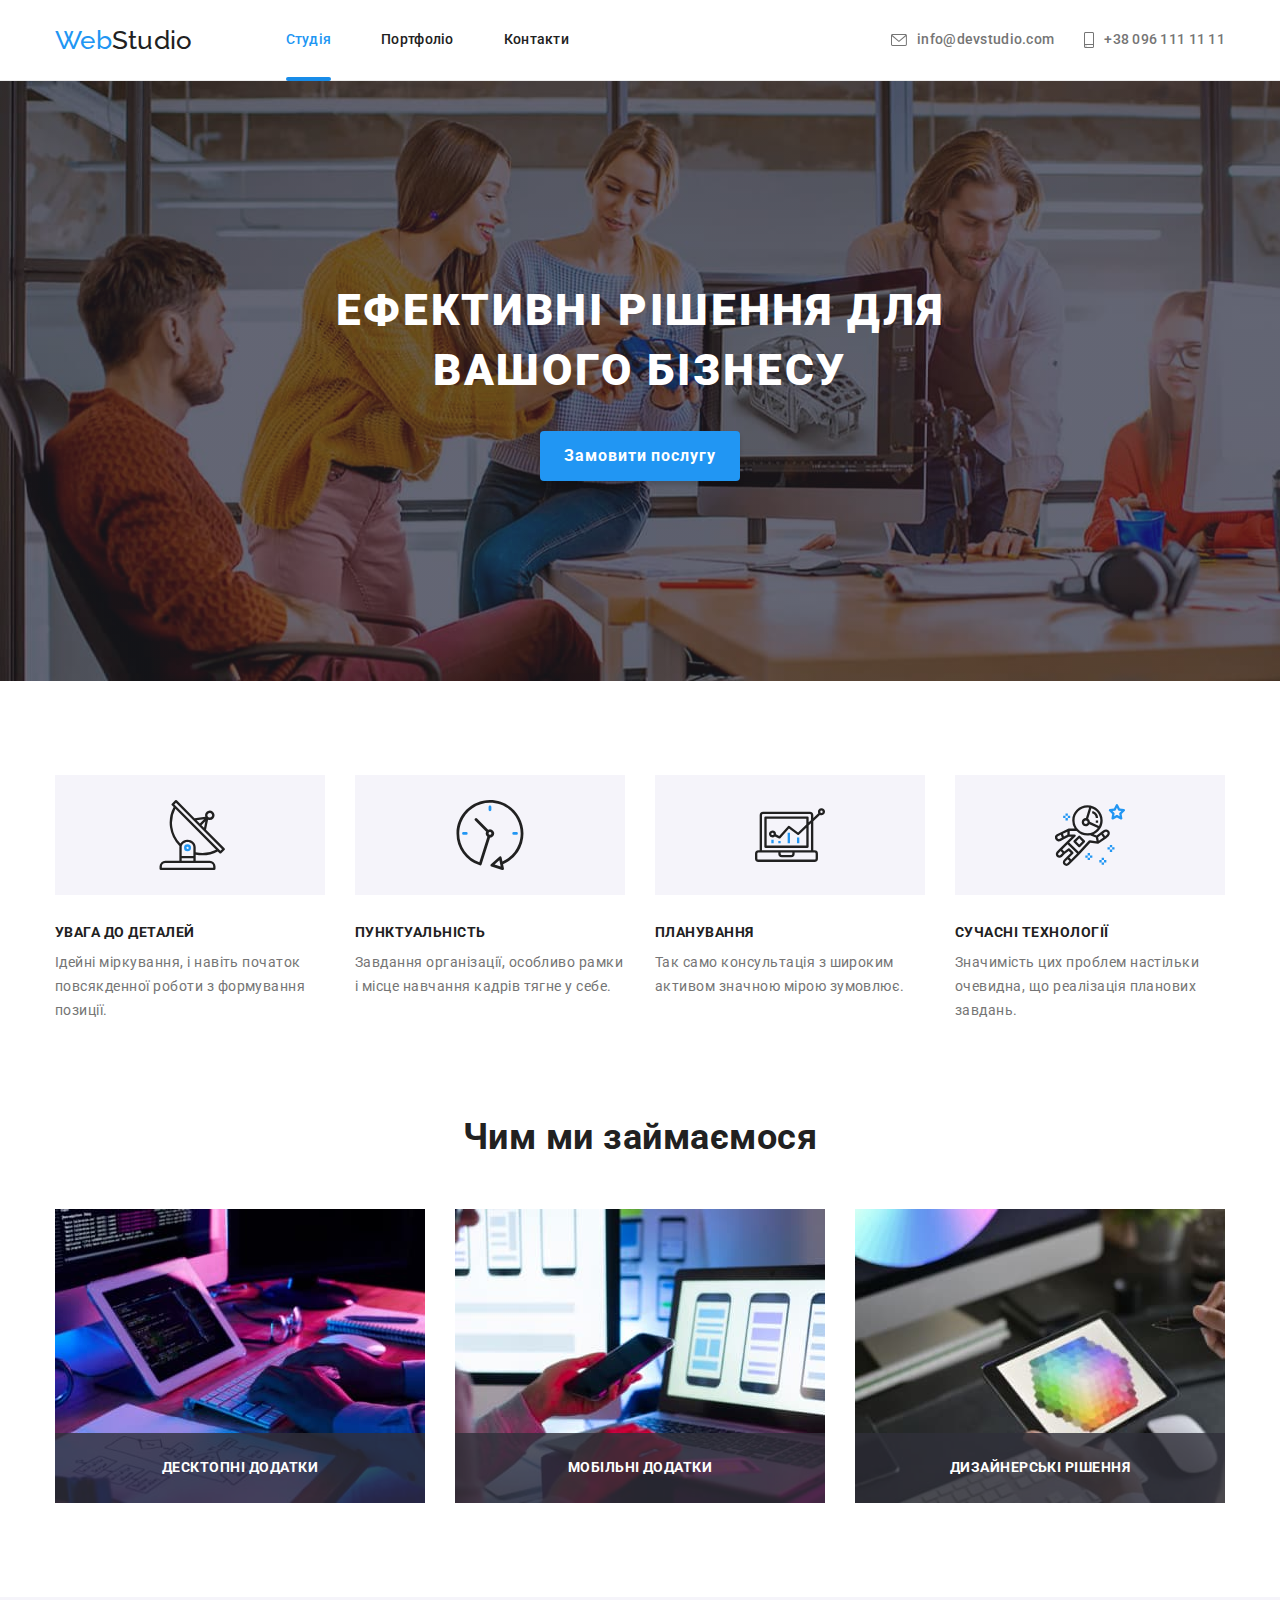
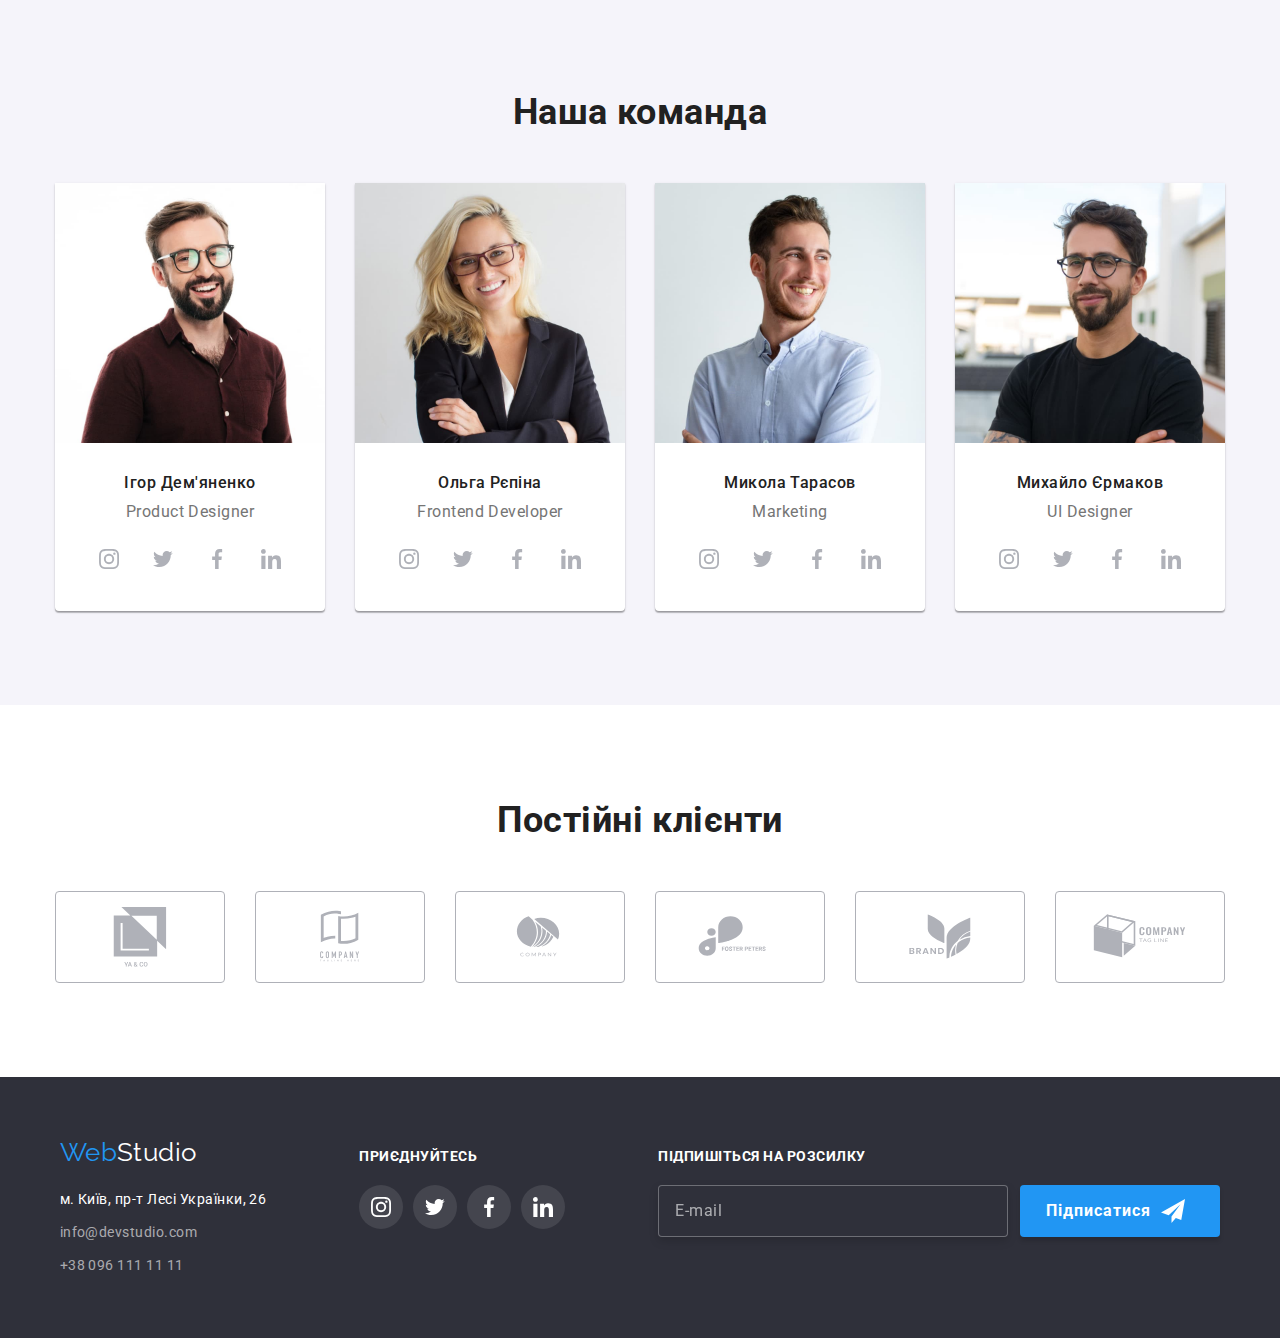
<file: index.html>
<!DOCTYPE html>
<html lang="uk">
  <head>
    <meta charset="UTF-8" />
    <meta http-equiv="X-UA-Compatible" content="IE=edge" />
    <meta name="viewport" content="width=device-width, initial-scale=1.0" />
    <title>WebStudio</title>
    <link rel="preconnect" href="https://fonts.googleapis.com">
    <link rel="preconnect" href="https://fonts.gstatic.com" crossorigin>
    <link
      href="https://fonts.googleapis.com/css2?family=Raleway:wght@700&family=Roboto:wght@400;500;700;900&display=swap"
      rel="stylesheet"
    />
    <link rel="stylesheet" href="https://cdnjs.cloudflare.com/ajax/libs/modern-normalize/1.1.0/modern-normalize.min.css">
    <link rel="stylesheet" href="./css/main.min.css" />
  </head>
  <body>
    <header class="page-header">
      <div class="page-header__box container">

        <div class="page-header__warps">
          <nav class="page-navigation"  >
            <a href="./index.html" class="logo">
              <span class="web-logo">Web</span>Studio
            </a>
            <ul class="navigation list">
              <li class="navigation__item"><a href="./index.html" class="navigation__link activ current--page">Студія</a></li>
              <li class="navigation__item"><a href="./portfolio.html" class="navigation__link activ">Портфоліо</a></li>
              <li class="navigation__item"><a href="" class="navigation__link activ">Контакти</a></li>
            </ul>
          </nav>
          <ul class="contact list">
            <li class="contact__item">
              <a href="mailto:info@devstudio.com" class="contact__link contact__icon--black activ">
                <svg class="contact__icon" width="16" height="12">
                  <use href="./images/icons.svg#icon-envelope"  ></use>
                </svg>
                info@devstudio.com
              </a></li>
            <li class="contact__item"><a href="tel:+380961111111" class="contact__link contact__icon--black activ">
                <svg class="contact__icon" width="10" height="16">
                  <use href="./images/icons.svg#icon-smartphone"></use>
                </svg>
              +38 096 111 11 11
            </a></li>
          </ul>
        </div>
        <button type="button" class="mobile-menu-btn js-open-menu" aria-expanded="false">
          <svg width="40" height="40">
            <use href="./images/icons.svg#icon-burger-menu"  ></use>
          </svg>  
        </button>
      </div>
      <div class="mobile-menu js-menu-container">
        <div class="container mobile-menu__container">
            <button type="button" class="mobile-menu-btn js-close-menu">
                <svg width="18" height="18">
                    <use href="./images/icons.svg#icon-close"></use>
                </svg>
            </button>
            <ul class="mobile-navigation list">
                <li class="mobile-navigation__item">
                    <a class="mobile-navigation__link activ" href="./index.html">Студія</a>
                </li>
                <li class="mobile-navigation__item">
                    <a class="mobile-navigation__link activ" href="./portfolio.html">Портфоліо</a>
                </li>
                <li class="mobile-navigation__item">
                    <a class="mobile-navigation__link activ" href="#">Контакти</a>
                </li>
            </ul>
            <div>
              <ul class="mobile-contacts list">
                <li class="mobile-contacts__item">
                    <a class="mobile-contacts__link activ" href="tel:+380961111111">+38 096 111 11 11</a>
                </li>
                <li class="mobile-contacts__item">
                    <a class="mobile-contacts__link activ" href="mailto:info@devstudio.com" lang="en">info@devstudio.com</a>
                </li>
            </ul>
            <ul class="mobile-social list">
                <li class="mobile-social__item">
                    <a class="mobile-social__link activ" href="#" lang="en">Instagram</a>
                </li>
                <li class="mobile-social__item">
                    <a class="mobile-social__link activ" href="#" lang="en">Twitter</a>
                </li>
                <li class="mobile-social__item">
                    <a class="mobile-social__link activ" href="#" lang="en">Facebook</a>
                </li>
                <li class="mobile-social__item">
                    <a class="mobile-social__link activ" href="#" lang="en">Linkedin</a>
                </li>
            </ul>
            </div>
        </div>
      </div>
    </header>

    <main>
      <section class="section hero">
        <div class="container">
          <h1 class="hero__title">Ефективні рішення для вашого бізнесу</h1>
          <button type="button" class="button-sub" data-modal-open>Замовити послугу</button>
        </div>
      </section>
      <!-- переваги -->
      <section class="section section--feature">
        <div class="container">
          <h2 class="visually-hidden">особливості</h2>
          <ul class="feature list">
            <li class="feature__item">
              <div class="feature__wrap">
                <svg aria-label="антена" class="feature-icon" width="70" height="70">
                  <use href="./images/icons.svg#icon-gps"></use>
                </svg>
              </div>
              <h3 class="feature__title">УВАГА ДО ДЕТАЛЕЙ</h3>
              <p class="feature__page">
                Ідейні міркування, і навіть початок повсякденної роботи з
                формування позиції.
              </p>
            </li>
            <li class="feature__item">
              <div class="feature__wrap">
                <svg aria-label="годинник" class="feature-icon" width="70" height="70">
                  <use href="./images/icons.svg#icon-clock"></use>
                </svg>
              </div>
              <h3 class="feature__title">ПУНКТУАЛЬНІСТЬ</h3>
              <p class="feature__page">
                Завдання організації, особливо рамки і місце навчання кадрів тягне
                у себе.
              </p>
            </li>
            <li class="feature__item">
              <div class="feature__wrap">
                <svg aria-label="ноутбук" class="feature-icon" width="70" height="70">
                  <use href="./images/icons.svg#icon-diagram"></use>
                </svg>
              </div>
              <h3 class="feature__title">ПЛАНУВАННЯ</h3>
              <p class="feature__page">
                Так само консультація з широким активом значною мірою зумовлює.
              </p>
            </li>
            <li class="feature__item">
              <div class="feature__wrap">
                <svg aria-label="астронавт" class="feature-icon" width="70" height="70">
                  <use href="./images/icons.svg#icon-astronaut"></use>
                </svg>
              </div>
              <h3 class="feature__title">СУЧАСНІ ТЕХНОЛОГІЇ</h3>
              <p class="feature__page">
                Значимість цих проблем настільки очевидна, що реалізація планових
                завдань.
              </p>
            </li>
          </ul>
        </div>
      </section>
      <!-- чим ми займаємося -->
      <section class="section section_work">
        <div class="container">
          <h2 class="section__title">Чим ми займаємося</h2>
          <ul class="work list">
            <li class="work__item">
              <div class="work__wrap">
                <img 
                  srcset="./images/index/what-we-do/person-is-typing-desktop@2x.jpg 2x" 
                  src="./images/index/what-we-do/person-is-typing-desktop.jpg" 
                  alt="людина друкує на комп'ютері" 
                >
                <h3 class="work__text">Десктопні додатки</h3>
              </div>
            </li>
            <li class="work__item">
              <div class="work__wrap">
                <img 
                  srcset="./images/index/what-we-do/man-looks-at-the-phone-desktop@2x.jpg 2x" 
                  src="./images/index/what-we-do/man-looks-at-the-phone-desktop.jpg" 
                  alt="людина дивиться в телефон" 
                >
                <h3 class="work__text">Мобільні додатки</h3>
              </div>
            </li>
            <li class="work__item">
              <div class="work__wrap">
                <img 
                  srcset="./images/index/what-we-do/man-looks-at-a-tablet-desktop@2x.jpg 2x" 
                  src="./images/index/what-we-do/man-looks-at-a-tablet-desktop.jpg" 
                  alt="людина дивиться на планшет" 
                >
                <h3 class="work__text">Дизайнерські рішення</h3>
              </div>
            </li>
          </ul>    
        </div>
      </section>
      <!-- команда -->
      <section class="section sec-team">
          <div class="container">
            <h2 class="section__title">Наша команда</h2>
            <ul class="team list">
              <li class="team__list">
                <picture>
                    <source 
                        srcset="./images/index/team/photo-of-person1-desktop.jpg 1x, ./images/index/team/photo-of-person1-desktop@2x.jpg 2x" 
                        media="(min-width: 1200px)">
                    <source 
                        srcset="./images/index/team/photo-of-person1-tablet.jpg 1x, ./images/index/team/photo-of-person1-tablet@2x.jpg 2x" 
                        media="(min-width: 768px)">
                    <source
                        srcset="./images/index/team/photo-of-person1-mobile.jpg 1x, ./images/index/team/photo-of-person1-mobile@2x.jpg 2x"
                        media="(max-width: 767px)">
                    <img class="our-team__photo-teammate" src="./images/index/team/photo-of-person1-desktop.jpg" alt="Ігор Дем'яненко">
                </picture>
                <div class="team__wrap">
                  <h3 class="team__title">Ігор Дем'яненко</h3>
                  <p class="team__page">Product Designer</p>                
                <ul class="social list">
                  <li>
                    <a href="" class="social__link">
                      <svg aria-label="інстаграм" class="social-icon" width="20" height="20">
                        <use href="./images/icons.svg#icon-instagram"></use>
                      </svg>
                    </a>
                  </li>
                  <li>
                    <a href="" class="social__link">
                      <svg aria-label="твітер" class="social-icon" width="20" height="20">
                        <use href="./images/icons.svg#icon-twitter"></use>
                      </svg>
                    </a>
                  </li>
                  <li>
                    <a href="" class="social__link">
                      <svg aria-label="фейсбук" class="social-icon" width="20" height="20">
                        <use href="./images/icons.svg#icon-facebook"></use>
                      </svg>
                    </a>
                  </li>
                  <li>
                    <a href="" class="social__link">
                      <svg aria-label="лінкедін" class="social-icon" width="20" height="20">
                        <use href="./images/icons.svg#icon-linkedin"></use>
                      </svg>
                    </a>
                  </li>
                </ul>
                </div> 
              </li>
              <li class="team__list">
                <picture>
                  <source
                      srcset="./images/index/team/photo-of-person2-desktop.jpg 1x, ./images/index/team/photo-of-person2-desktop@2x.jpg 2x"
                      media="(min-width: 1200px)">
                  <source
                      srcset="./images/index/team/photo-of-person2-tablet.jpg 1x, ./images/index/team/photo-of-person2-tablet@2x.jpg 2x"
                      media="(min-width: 768px)">
                  <source
                      srcset="./images/index/team/photo-of-person2-mobile.jpg 1x, ./images/index/team/photo-of-person2-mobile@2x.jpg 2x"
                      media="(max-width: 767px)">
                  <img class="our-team__photo-teammate" src="./images/index/team/photo-of-person2-desktop.jpg" alt="Ольга Рєпіна">
                  </picture>
                <div class="team__wrap">
                  <h3 class="team__title">Ольга Рєпіна</h3>
                  <p class="team__page">Frontend Developer</p>                 
                <ul class="social list">
                  <li>
                    <a href="" class="social__link">
                      <svg aria-label="інстаграм" class="social-icon" width="20" height="20">
                        <use href="./images/icons.svg#icon-instagram"></use>
                      </svg>
                    </a>
                  </li>
                  <li>
                    <a href="" class="social__link">
                      <svg aria-label="твітер" class="social-icon" width="20" height="20">
                        <use href="./images/icons.svg#icon-twitter"></use>
                      </svg>
                    </a>
                  </li>
                  <li>
                    <a href="" class="social__link">
                      <svg aria-label="фейсбук" class="social-icon" width="20" height="20">
                        <use href="./images/icons.svg#icon-facebook"></use>
                      </svg>
                    </a>
                  </li>
                  <li>
                    <a href="" class="social__link">
                      <svg aria-label="лінкедін" class="social-icon" width="20" height="20">
                        <use href="./images/icons.svg#icon-linkedin"></use>
                      </svg>
                    </a>
                  </li>
                </ul>
                </div>
              </li>
              <li class="team__list">
                <picture>
                  <source
                      srcset="./images/index/team/photo-of-person3-desktop.jpg 1x, ./images/index/team/photo-of-person3-desktop@2x.jpg 2x"
                      media="(min-width: 1200px)">
                  <source
                      srcset="./images/index/team/photo-of-person3-tablet.jpg 1x, ./images/index/team/photo-of-person3-tablet@2x.jpg 2x"
                      media="(min-width: 768px)">
                  <source
                      srcset="./images/index/team/photo-of-person3-mobile.jpg 1x, ./images/index/team/photo-of-person3-mobile@2x.jpg 2x"
                      media="(max-width: 767px)">
                  <img class="our-team__photo-teammate" src="./images/index/team/photo-of-person3-desktop.jpg" alt="Микола Тарасов">
                  </picture>
                <div class="team__wrap">
                  <h3 class="team__title">Микола Тарасов</h3>
                  <p class="team__page">Marketing</p>                 
                <ul class="social list">
                  <li>
                    <a href="" class="social__link">
                      <svg aria-label="інстаграм" class="social-icon" width="20" height="20">
                        <use href="./images/icons.svg#icon-instagram"></use>
                      </svg>
                    </a>
                  </li>
                  <li>
                    <a href="" class="social__link">
                      <svg aria-label="твітер" class="social-icon" width="20" height="20">
                        <use href="./images/icons.svg#icon-twitter"></use>
                      </svg>
                    </a>
                  </li>
                  <li>
                    <a href="" class="social__link">
                      <svg aria-label="фейсбук" class="social-icon" width="20" height="20">
                        <use href="./images/icons.svg#icon-facebook"></use>
                      </svg>
                    </a>
                  </li>
                  <li>
                    <a href="" class="social__link">
                      <svg aria-label="лінкедін" class="social-icon" width="20" height="20">
                        <use href="./images/icons.svg#icon-linkedin"></use>
                      </svg>
                    </a>
                  </li>
                </ul>
                </div>
              </li>
              <li class="team__list">
                <picture>
                  <source
                      srcset="./images/index/team/photo-of-person4-desktop.jpg 1x, ./images/index/team/photo-of-person4-desktop@2x.jpg 2x"
                      media="(min-width: 1200px)">
                  <source
                      srcset="./images/index/team/photo-of-person4-tablet.jpg 1x, ./images/index/team/photo-of-person4-tablet@2x.jpg 2x"
                      media="(min-width: 768px)">
                  <source
                      srcset="./images/index/team/photo-of-person4-mobile.jpg 1x, ./images/index/team/photo-of-person4-mobile@2x.jpg 2x"
                      media="(max-width: 767px)">
                  <img class="our-team__photo-teammate" src="./images/index/team/photo-of-person4-desktop.jpg" alt="Михайло Єрмаков">
                  </picture>
                <div class="team__wrap">
                  <h3 class="team__title">Михайло Єрмаков</h3>
                  <p class="team__page">UI Designer</p>                
                <ul class="social list">
                  <li>
                    <a href="" class="social__link">
                      <svg aria-label="інстаграм" class="social-icon" width="20" height="20">
                        <use href="./images/icons.svg#icon-instagram"></use>
                      </svg>
                    </a>
                  </li>
                  <li>
                    <a href="" class="social__link">
                      <svg aria-label="твітер" class="social-icon" width="20" height="20">
                        <use href="./images/icons.svg#icon-twitter"></use>
                      </svg>
                    </a>
                  </li>
                  <li>
                    <a href="" class="social__link">
                      <svg aria-label="фейсбук" class="social-icon" width="20" height="20">
                        <use href="./images/icons.svg#icon-facebook"></use>
                      </svg>
                    </a>
                  </li>
                  <li>
                    <a href="" class="social__link">
                      <svg aria-label="лінкедін" class="social-icon" width="20" height="20">
                        <use href="./images/icons.svg#icon-linkedin"></use>
                      </svg>
                    </a>
                  </li>
                </ul>
                </div> 
              </li>
            </ul>
          </div>
      </section>
      <!-- постійні клієнти -->
      <section class="section">
        <div class="container">
          <h2 class="section__title">Постійні клієнти</h2>
          <ul class="list clients">
            <li class="clients__list"><a href="" class="clients__link"><svg aria-label="клієнт 1" class="icon" width="106" height="60"><use href="./images/icons.svg#icon-logo1"></use></svg></a></li>
            <li class="clients__list"><a href="" class="clients__link"><svg aria-label="клієнт 2" class="icon" width="106" height="60"><use href="./images/icons.svg#icon-logo2"></use></svg></a></li>
            <li class="clients__list"><a href="" class="clients__link"><svg aria-label="клієнт 3" class="icon" width="106" height="60"><use href="./images/icons.svg#icon-logo3"></use></svg></a></li>
            <li class="clients__list"><a href="" class="clients__link"><svg aria-label="клієнт 4" class="icon" width="106" height="60"><use href="./images/icons.svg#icon-logo4"></use></svg></a></li>
            <li class="clients__list"><a href="" class="clients__link"><svg aria-label="клієнт 5" class="icon" width="106" height="60"><use href="./images/icons.svg#icon-logo5"></use></svg></a></li>
            <li class="clients__list"><a href="" class="clients__link"><svg aria-label="клієнт 6" class="icon" width="106" height="60"><use href="./images/icons.svg#icon-logo6"></use></svg></a></li>
          </ul>
        </div>
      </section>
    </main>

    <footer class="footer">
      <div class="container footer__warp">
        <div class="footer__warps">
          <a href="./index.html" class="logo footer__logo"
          ><span class="web-logo">Web</span>Studio</a>
          <address class="address">
            <ul class="list">
              <li class="address__item">
                <a class="footer__link activ"
                  href="https://goo.gl/maps/quhC2VMko56fDLku9"
                  target="_blank"
                  rel="noreferrer noopener nofollow"
                  >м. Київ, пр-т Лесі Українки, 26</a
                >
              </li>
              <li class="address__item">
                <a href="mailto:info@devstudio.com" class="address__link activ"
                  >info@devstudio.com</a
                >
              </li>
              <li class="address__item">
                <a href="tel:+380961111111" class="address__link activ">+38 096 111 11 11</a>
              </li>
            </ul>
          </address>
        </div>
        <div class="footer__warps">
          <strong class="footer__title">ПРИЄДНУЙТЕСЬ</strong>
          <ul class="social list">
            <li>
              <a href="" class="social__link footer--reverse">
                <svg class="social-icon" width="20" height="20">
                  <use href="./images/icons.svg#icon-instagram"></use>
                </svg>
              </a>
            </li>
            <li>
              <a href="" class="social__link footer--reverse">
                <svg class="social-icon" width="20" height="20">
                  <use href="./images/icons.svg#icon-twitter"></use>
                </svg>
              </a>
            </li>
            <li>
              <a href="" class="social__link footer--reverse">
                <svg class="social-icon" width="20" height="20">
                  <use href="./images/icons.svg#icon-facebook"></use>
                </svg>
              </a>
            </li>
            <li>
              <a href="" class="social__link footer--reverse">
                <svg class="social-icon" width="20" height="20">
                  <use href="./images/icons.svg#icon-linkedin"></use>
                </svg>
              </a>
            </li>
          </ul>
        </div>
        <div class="footer__warps">
          <strong class="footer__title">Підпишіться на розсилку</strong>
          <form class="footer-form">
            <input type="email" class="footer-form__contact" required placeholder="E-mail">
            <button type="submit" class="button-sub sub-footer">Підписатися
              <svg class="icon-mail" width="24" height="24">
                <use href="./images/icons.svg#icon-teleg"></use>
              </svg>
            </button>
          </form>
        </div>
      </div>
    </footer>
    <!-- backdrop -->

    <div class="backdrop is-hidden" data-modal>
      <div class="modal">
        <button class="modal-close-btn" type="button" data-modal-close>
          <svg class="backdrop-exit" width="11" height="11">
            <use href="./images/icons.svg#icon-exit"></use>
          </svg>
        </button>
          <strong class="form-title">Залиште свої дані, ми вам передзвонимо</strong>
        
          <form>
            <div class="personal">
              <label for="user-name" class="personal-title" >Ім'я</label>
              <div class="personal-icon">
                <input type="text" class="personal-input" id="user-name" name="name">
                <svg class="modal-icon" width="18" height="18">
                  <use href="./images/icons.svg#icon-modal1"></use>
                </svg>
              </div>
            </div>
            <div class="personal">
              <label for="modal-tel" class="personal-title" >Телефон</label>
              <div class="personal-icon">
                <input type="tel" class="personal-input" id="modal-tel" name="tel">
                <svg class="modal-icon" width="18" height="18">
                  <use href="./images/icons.svg#icon-modal2"></use>
                </svg>
              </div>
            </div>
            <div class="personal">
              <label for="userEmail" class="personal-title" >Пошта</label>
              <div class="personal-icon">
                <input type="email" class="personal-input" id="userEmail" name="email">
                <svg class="modal-icon" width="18" height="18">
                  <use href="./images/icons.svg#icon-modal3"></use>
                </svg>
              </div>
            </div>
            <div class="personal comment">
              <label for="comment" class="personal-title">Коментар</label>
              <textarea name="comment" id="comment" class="personal-input personal-comment" placeholder="Введіть текст"></textarea>
            </div>
            
            <div class="personal contract">
              <input type="checkbox" name="contarct-ok" id="contarct-ok" class="contarct-ok visually-hidden">
              <label for="contarct-ok" class="personal-title personal-title-contract">
                <span class="personal-contract">
                  <svg class="modal-icon-contract" width="16" height="15">
                    <use href="./images/icons.svg#icon-modal4ok"></use>
                  </svg>
                </span>
                <span>Погоджуюся з розсилкою та приймаю <a href="" class="terms-contract">Умови договору</a></span>
                
                
              </label>              
            </div>

            <button type="submit" class="button-sub submit">Відправити</button>
        </form>
      </div>
    </div>


    <script src="./js/modal.js"></script>
    <script src="./js/menu.js"></script>
  </body>
</html>
</file>
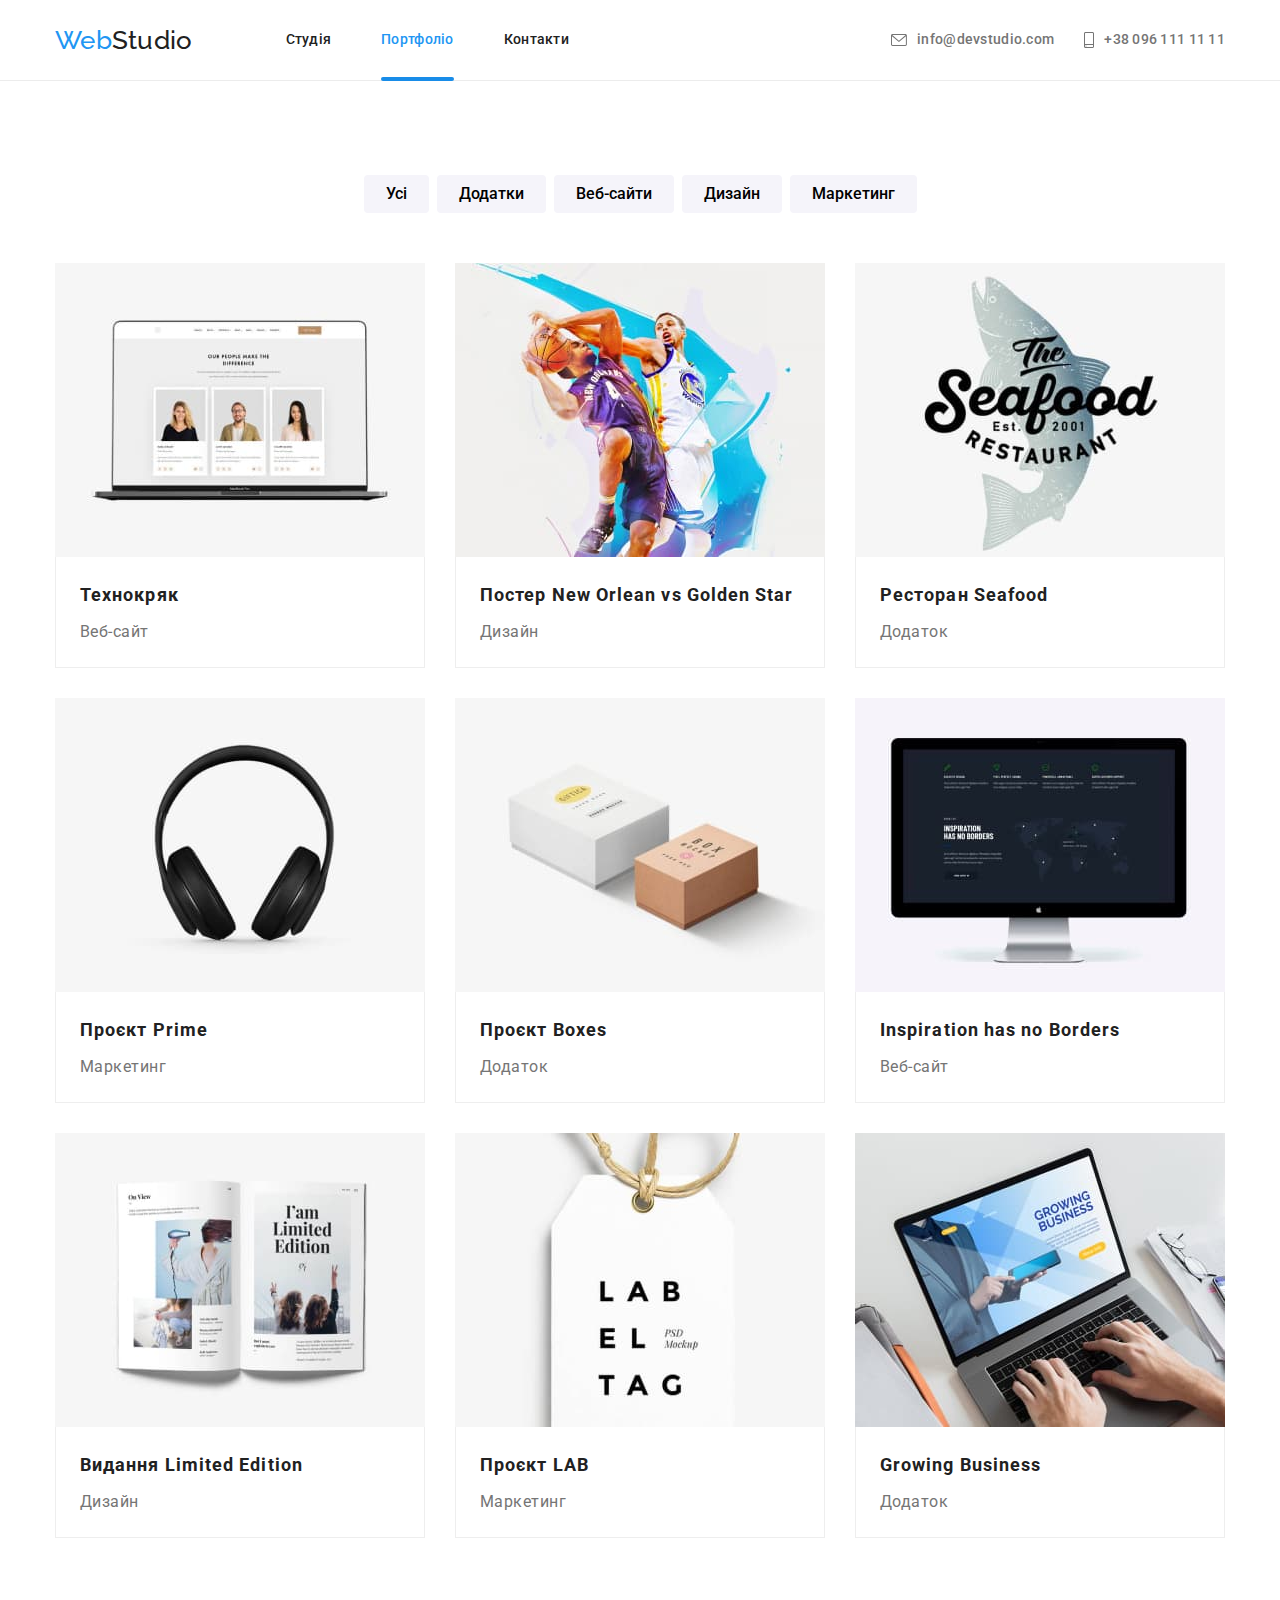
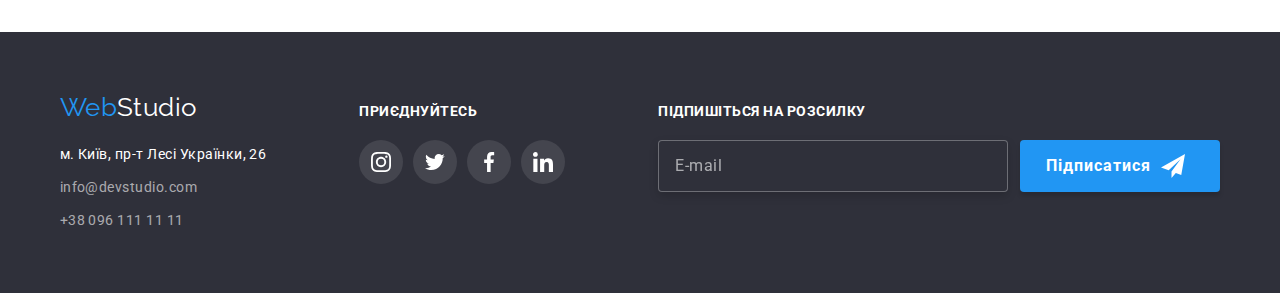
<file: portfolio.html>
<!DOCTYPE html>
<html lang="uk">
  <head>
    <meta charset="UTF-8" />
    <meta http-equiv="X-UA-Compatible" content="IE=edge" />
    <meta name="viewport" content="width=device-width, initial-scale=1.0" />
    <title>WebStudio</title>
    <link rel="preconnect" href="https://fonts.googleapis.com" />
    <link rel="preconnect" href="https://fonts.gstatic.com" crossorigin />
    <link
      href="https://fonts.googleapis.com/css2?family=Raleway:wght@700&family=Roboto:wght@400;500;700;900&display=swap"
      rel="stylesheet"
    />
    <link
      rel="stylesheet"
      href="https://cdnjs.cloudflare.com/ajax/libs/modern-normalize/1.1.0/modern-normalize.min.css"
    />
    <link rel="stylesheet" href="./css/main.min.css" />
  </head>
  <body>
    <header class="page-header">
      <div class="page-header__box container">

        <div class="page-header__warps">
          <nav class="page-navigation"  >
            <a href="./index.html" class="logo">
              <span class="web-logo">Web</span>Studio
            </a>
            <ul class="navigation list">
              <li class="navigation__item"><a href="./index.html" class="navigation__link activ">Студія</a></li>
              <li class="navigation__item"><a href="./portfolio.html" class="navigation__link activ current--page">Портфоліо</a></li>
              <li class="navigation__item"><a href="" class="navigation__link activ">Контакти</a></li>
            </ul>
          </nav>
          <ul class="contact list">
            <li class="contact__item">
              <a href="mailto:info@devstudio.com" class="contact__link contact__icon--black activ">
                <svg class="contact__icon" width="16" height="12">
                  <use href="./images/icons.svg#icon-envelope"  ></use>
                </svg>
                info@devstudio.com
              </a></li>
            <li class="contact__item"><a href="tel:+380961111111" class="contact__link contact__icon--black activ">
                <svg class="contact__icon" width="10" height="16">
                  <use href="./images/icons.svg#icon-smartphone"></use>
                </svg>
              +38 096 111 11 11
            </a></li>
          </ul>
        </div>
        <button type="button" class="mobile-menu-btn js-open-menu" aria-expanded="false">
          <svg width="40" height="40">
            <use href="./images/icons.svg#icon-burger-menu"  ></use>
          </svg>  
        </button>
      </div>
      <div class="mobile-menu js-menu-container">
        <div class="container mobile-menu__container">
            <button type="button" class="mobile-menu-btn js-close-menu">
                <svg width="18" height="18">
                    <use href="./images/icons.svg#icon-close"></use>
                </svg>
            </button>
            <ul class="mobile-navigation list">
                <li class="mobile-navigation__item">
                    <a class="mobile-navigation__link activ" href="./index.html">Студія</a>
                </li>
                <li class="mobile-navigation__item">
                    <a class="mobile-navigation__link activ" href="./portfolio.html">Портфоліо</a>
                </li>
                <li class="mobile-navigation__item">
                    <a class="mobile-navigation__link activ" href="#">Контакти</a>
                </li>
            </ul>
            <div>
              <ul class="mobile-contacts list">
                <li class="mobile-contacts__item">
                    <a class="mobile-contacts__link activ" href="tel:+380961111111">+38 096 111 11 11</a>
                </li>
                <li class="mobile-contacts__item">
                    <a class="mobile-contacts__link activ" href="mailto:info@devstudio.com" lang="en">info@devstudio.com</a>
                </li>
            </ul>
            <ul class="mobile-social list">
                <li class="mobile-social__item">
                    <a class="mobile-social__link activ" href="#" lang="en">Instagram</a>
                </li>
                <li class="mobile-social__item">
                    <a class="mobile-social__link activ" href="#" lang="en">Twitter</a>
                </li>
                <li class="mobile-social__item">
                    <a class="mobile-social__link activ" href="#" lang="en">Facebook</a>
                </li>
                <li class="mobile-social__item">
                    <a class="mobile-social__link activ" href="#" lang="en">Linkedin</a>
                </li>
            </ul>
            </div>
        </div>
      </div>
    </header>

    <main>
      <section class="section">
        <div class="container">
          <h1 class="visually-hidden">Портфоліо</h1>
          <ul class="filters list">
            <li><button type="button" class="filters__btn">Усі</button></li>
            <li><button type="button" class="filters__btn">Додатки</button></li>
            <li><button type="button" class="filters__btn">Веб-сайти</button></li>
            <li><button type="button" class="filters__btn">Дизайн</button></li>
            <li><button type="button" class="filters__btn">Маркетинг</button></li>
          </ul>
          <ul class="portfolio list">
            <li class="portfolio__item">
              <a href="" class="portfolio__wrapper">
                <div class="portfolio__overlay">
                  <picture>
                      <source 
                          srcset="./images/portfolio/technocrack-desktop.jpg 1x, ./images/portfolio/technocrack-desktop@2x.jpg 2x" 
                          media="(min-width: 1200px)"/>
                      <source 
                          srcset="./images/portfolio/technocrack-tablet.jpg 1x, ./images/portfolio/technocrack-tablet@2x.jpg 2x"
                          media="(min-width: 768px)"/>
                      <source 
                          srcset="./images/portfolio/technocrack-mobile.jpg 1x, ./images/portfolio/technocrack-mobile@2x.jpg 2x"
                          media="(max-width: 767px)"/>
                      <img class="portfolio-list__photo" src="./images/portfolio/technocrack-desktop.jpg" alt="Ноутбук">
                  </picture>
                  <p class="portfolio__text">
                    Ресурс пропонує комплексні пропозиції з різним рівнем
                    функціоналу та сервісів. Все це дозволить відвідувачу
                    отримати вичерпні відомості про компанію чи приватну особу.
                  </p>
                </div>
                <div class="portfolio__box">
                  <h2 class="portfolio__title">Технокряк</h2>
                  <p class="portfolio__page">Веб-сайт</p>
                </div>
              </a>
            </li>
            <li class="portfolio__item">
              <a href="" class="portfolio__wrapper">
                <div class="portfolio__overlay">
                  <picture>
                        <source srcset="./images/portfolio/neworlean-desktop.jpg 1x, ./images/portfolio/neworlean-desktop@2x.jpg 2x"
                            media="(min-width: 1200px)"/>
                        <source srcset="./images/portfolio/neworlean-tablet.jpg 1x, ./images/portfolio/neworlean-tablet@2x.jpg 2x"
                            media="(min-width: 768px)"/>
                        <source srcset="./images/portfolio/neworlean-mobile.jpg 1x, ./images/portfolio/neworlean-mobile@2x.jpg 2x"
                            media="(max-width: 767px)"/>
                    <img class="portfolio-list__photo" src="./images/portfolio/neworlean-desktop.jpg" alt="Два баскетболіста">
                  </picture>
                  <p class="portfolio__text">
                    Ресурс пропонує комплексні пропозиції з різним рівнем
                    функціоналу та сервісів. Все це дозволить відвідувачу
                    отримати вичерпні відомості про компанію чи приватну особу.
                  </p>
                </div>
                <div class="portfolio__box">
                  <h2 class="portfolio__title">
                    Постер New Orlean vs Golden Star
                  </h2>
                  <p class="portfolio__page">Дизайн</p>
                </div>
              </a>
            </li>
            <li class="portfolio__item">
              <a href="" class="portfolio__wrapper">
                <div class="portfolio__overlay">
                  <picture>
                    <source srcset="./images/portfolio/seafood-desktop.jpg 1x, ./images/portfolio/seafood-desktop@2x.jpg 2x"
                        media="(min-width: 1200px)"/>
                    <source srcset="./images/portfolio/seafood-tablet.jpg 1x, ./images/portfolio/seafood-tablet@2x.jpg 2x"
                        media="(min-width: 768px)"/>
                    <source srcset="./images/portfolio/seafood-mobile.jpg 1x, ./images/portfolio/seafood-mobile@2x.jpg 2x"
                        media="(max-width: 767px)"/>
                    <img class="portfolio-list__photo" src="./images/portfolio/seafood-desktop.jpg" alt="Логотип ресторану">
                    </picture>
                  <p class="portfolio__text">
                    Ресурс пропонує комплексні пропозиції з різним рівнем
                    функціоналу та сервісів. Все це дозволить відвідувачу
                    отримати вичерпні відомості про компанію чи приватну особу.
                  </p>
                </div>
                <div class="portfolio__box">
                  <h2 class="portfolio__title">Ресторан Seafood</h2>
                  <p class="portfolio__page">Додаток</p>
                </div>
              </a>
            </li>
            <li class="portfolio__item">
              <a href="" class="portfolio__wrapper">
                <div class="portfolio__overlay">
                  <picture>
                    <source srcset="./images/portfolio/prime-desktop.jpg 1x, ./images/portfolio/prime-desktop@2x.jpg 2x"
                        media="(min-width: 1200px)"/>
                    <source srcset="./images/portfolio/prime-tablet.jpg 1x, ./images/portfolio/prime-tablet@2x.jpg 2x"
                        media="(min-width: 768px)"/>
                    <source srcset="./images/portfolio/prime-mobile.jpg 1x, ./images/portfolio/prime-mobile@2x.jpg 2x"
                        media="(max-width: 767px)"/>
                    <img class="portfolio-list__photo" src="./images/portfolio/prime-desktop.jpg" alt="Навушники">
                  </picture>
                  <p class="portfolio__text">
                    Ресурс пропонує комплексні пропозиції з різним рівнем
                    функціоналу та сервісів. Все це дозволить відвідувачу
                    отримати вичерпні відомості про компанію чи приватну особу.
                  </p>
                </div>
                <div class="portfolio__box">
                  <h2 class="portfolio__title">Проєкт Prime</h2>
                  <p class="portfolio__page">Маркетинг</p>
                </div>
              </a>
            </li>
            <li class="portfolio__item">
              <a href="" class="portfolio__wrapper">
                <div class="portfolio__overlay">
                  <picture>
                    <source srcset="./images/portfolio/boxes-desktop.jpg 1x, ./images/portfolio/boxes-desktop@2x.jpg 2x"
                        media="(min-width: 1200px)"/>
                    <source srcset="./images/portfolio/boxes-tablet.jpg 1x, ./images/portfolio/boxes-tablet@2x.jpg 2x"
                        media="(min-width: 768px)"/>
                    <source srcset="./images/portfolio/boxes-mobile.jpg 1x, ./images/portfolio/boxes-mobile@2x.jpg 2x"
                        media="(max-width: 767px)"/>
                    <img class="portfolio-list__photo" src="./images/portfolio/boxes-desktop.jpg" alt="Дві коробки">
                  </picture>
                  <p class="portfolio__text">
                    Ресурс пропонує комплексні пропозиції з різним рівнем
                    функціоналу та сервісів. Все це дозволить відвідувачу
                    отримати вичерпні відомості про компанію чи приватну особу.
                  </p>
                </div>
                <div class="portfolio__box">
                  <h2 class="portfolio__title">Проєкт Boxes</h2>
                  <p class="portfolio__page">Додаток</p>
                </div>
              </a>
            </li>
            <li class="portfolio__item">
              <a href="" class="portfolio__wrapper">
                <div class="portfolio__overlay">
                  <picture>
                    <source srcset="./images/portfolio/inspiration-desktop.jpg 1x, ./images/portfolio/inspiration-desktop@2x.jpg 2x"
                        media="(min-width: 1200px)"/>
                    <source srcset="./images/portfolio/inspiration-tablet.jpg 1x, ./images/portfolio/inspiration-tablet@2x.jpg 2x"
                        media="(min-width: 768px)"/>
                    <source srcset="./images/portfolio/inspiration-mobile.jpg 1x, ./images/portfolio/inspiration-mobile@2x.jpg 2x"
                        media="(max-width: 767px)"/>
                    <img class="portfolio-list__photo" src="./images/portfolio/inspiration-desktop.jpg" alt="Монітор">
                    </picture>
                  <p class="portfolio__text">
                    Ресурс пропонує комплексні пропозиції з різним рівнем
                    функціоналу та сервісів. Все це дозволить відвідувачу
                    отримати вичерпні відомості про компанію чи приватну особу.
                  </p>
                </div>
                <div class="portfolio__box">
                  <h2 class="portfolio__title">Inspiration has no Borders</h2>
                  <p class="portfolio__page">Веб-сайт</p>
                </div>
              </a>
            </li>
            <li class="portfolio__item">
              <a href="" class="portfolio__wrapper">
                <div class="portfolio__overlay">
                  <picture>
                    <source srcset="./images/portfolio/limedit-desktop.jpg 1x, ./images/portfolio/limedit-desktop@2x.jpg 2x"
                        media="(min-width: 1200px)"/>
                    <source srcset="./images/portfolio/limedit-tablet.jpg 1x, ./images/portfolio/limedit-tablet@2x.jpg 2x"
                        media="(min-width: 768px)"/>
                    <source srcset="./images/portfolio/limedit-mobile.jpg 1x, ./images/portfolio/limedit-mobile@2x.jpg 2x"
                        media="(max-width: 767px)"/>
                    <img class="portfolio-list__photo" src="./images/portfolio/limedit-desktop.jpg" alt="Розгорнута книга">
                  </picture>
                  <p class="portfolio__text">
                    Ресурс пропонує комплексні пропозиції з різним рівнем
                    функціоналу та сервісів. Все це дозволить відвідувачу
                    отримати вичерпні відомості про компанію чи приватну особу.
                  </p>
                </div>
                <div class="portfolio__box">
                  <h2 class="portfolio__title">Видання Limited Edition</h2>
                  <p class="portfolio__page">Дизайн</p>
                </div>
              </a>
            </li>
            <li class="portfolio__item">
              <a href="" class="portfolio__wrapper">
                <div class="portfolio__overlay">
                  <picture>
                    <source srcset="./images/portfolio/lab-desktop.jpg 1x, ./images/portfolio/lab-desktop@2x.jpg 2x"
                        media="(min-width: 1200px)"/>
                    <source srcset="./images/portfolio/lab-tablet.jpg 1x, ./images/portfolio/lab-tablet@2x.jpg 2x"
                        media="(min-width: 768px)"/>
                    <source srcset="./images/portfolio/lab-mobile.jpg 1x, ./images/portfolio/lab-mobile@2x.jpg 2x"
                        media="(max-width: 767px)"/>
                    <img class="portfolio-list__photo" src="./images/portfolio/lab-desktop.jpg" alt="Бірка">
                    </picture>
                  <p class="portfolio__text">
                    Ресурс пропонує комплексні пропозиції з різним рівнем
                    функціоналу та сервісів. Все це дозволить відвідувачу
                    отримати вичерпні відомості про компанію чи приватну особу.
                  </p>
                </div>
                <div class="portfolio__box">
                  <h2 class="portfolio__title">Проєкт LAB</h2>
                  <p class="portfolio__page">Маркетинг</p>
                </div>
              </a>
            </li>
            <li class="portfolio__item">
              <a href="" class="portfolio__wrapper">
                <div class="portfolio__overlay">
                  <picture>
                    <source srcset="./images/portfolio/business-desktop.jpg 1x, ./images/portfolio/business-desktop@2x.jpg 2x"
                        media="(min-width: 1200px)"/>
                    <source srcset="./images/portfolio/business-tablet.jpg 1x, ./images/portfolio/business-tablet@2x.jpg 2x"
                        media="(min-width: 768px)"/>
                    <source srcset="./images/portfolio/business-mobile.jpg 1x, ./images/portfolio/business-mobile@2x.jpg 2x"
                        media="(max-width: 767px)"/>
                    <img class="portfolio-list__photo" src="./images/portfolio/business-desktop.jpg" alt="Ноутбук">
                    </picture>
                  <p class="portfolio__text">
                    Ресурс пропонує комплексні пропозиції з різним рівнем
                    функціоналу та сервісів. Все це дозволить відвідувачу
                    отримати вичерпні відомості про компанію чи приватну особу.
                  </p>
                </div>
                <div class="portfolio__box">
                  <h2 class="portfolio__title">Growing Business</h2>
                  <p class="portfolio__page">Додаток</p>
                </div>
              </a>
            </li>
          </ul>
        </div>
      </section>
    </main>

    <footer class="footer">
      <div class="container footer__warp">
        <div class="footer__warps">
          <a href="./index.html" class="logo footer__logo"
          ><span class="web-logo">Web</span>Studio</a>
          <address class="address">
            <ul class="list">
              <li class="address__item">
                <a class="footer__link activ"
                  href="https://goo.gl/maps/quhC2VMko56fDLku9"
                  target="_blank"
                  rel="noreferrer noopener nofollow"
                  >м. Київ, пр-т Лесі Українки, 26</a
                >
              </li>
              <li class="address__item">
                <a href="mailto:info@devstudio.com" class="address__link activ"
                  >info@devstudio.com</a
                >
              </li>
              <li class="address__item">
                <a href="tel:+380961111111" class="address__link activ">+38 096 111 11 11</a>
              </li>
            </ul>
          </address>
        </div>
        <div class="footer__warps">
          <strong class="footer__title">ПРИЄДНУЙТЕСЬ</strong>
          <ul class="social list">
            <li>
              <a href="" class="social__link footer--reverse">
                <svg class="social-icon" width="20" height="20">
                  <use href="./images/icons.svg#icon-instagram"></use>
                </svg>
              </a>
            </li>
            <li>
              <a href="" class="social__link footer--reverse">
                <svg class="social-icon" width="20" height="20">
                  <use href="./images/icons.svg#icon-twitter"></use>
                </svg>
              </a>
            </li>
            <li>
              <a href="" class="social__link footer--reverse">
                <svg class="social-icon" width="20" height="20">
                  <use href="./images/icons.svg#icon-facebook"></use>
                </svg>
              </a>
            </li>
            <li>
              <a href="" class="social__link footer--reverse">
                <svg class="social-icon" width="20" height="20">
                  <use href="./images/icons.svg#icon-linkedin"></use>
                </svg>
              </a>
            </li>
          </ul>
        </div>
        <div class="footer__warps">
          <strong class="footer__title">Підпишіться на розсилку</strong>
          <form class="footer-form">
            <input type="email" class="footer-form__contact" required placeholder="E-mail">
            <button type="submit" class="button-sub sub-footer">Підписатися
              <svg class="icon-mail" width="24" height="24">
                <use href="./images/icons.svg#icon-teleg"></use>
              </svg>
            </button>
          </form>
        </div>
      </div>
    </footer>
    <script src="./js/menu.js"></script>
  </body>
</html>
</file>
<file: css/main.min.css>
.visually-hidden{position:absolute;clip:rect(0 0 0 0);width:1px;height:1px;margin:-1px}body{font-family:"Roboto","Verdana","Arial","snas-serif";color:#757575;background-color:#fff;letter-spacing:.03em}.list{list-style:none;padding:0;margin:0}h1,h2,h3,h4,h5,h6,p,ul{margin:0}img{display:block;max-width:100%}.container{max-width:480px;margin-left:auto;margin-right:auto;padding:0 15px}@media screen and (min-width: 768px){.container{max-width:768px}}@media screen and (min-width: 1200px){.container{max-width:1200px}}.section{padding-top:60px;padding-bottom:60px}@media screen and (min-width: 1200px){.section{padding-top:94px;padding-bottom:94px}}.logo{font-family:"Raleway","snas-serif";text-decoration:none;font-size:26px;line-height:1.19;color:#212121}.web-logo{color:#2196f3}.backdrop{position:fixed;top:0;left:0;width:100%;height:100%;transition:opacity 250ms cubic-bezier(0.4, 0, 0.2, 1),visibility 250ms cubic-bezier(0.4, 0, 0.2, 1);background:rgba(0,0,0,.2)}.backdrop.is-hidden{pointer-events:none;opacity:0;visibility:hidden}button{font:inherit;cursor:pointer}.modal-close-btn{position:absolute;top:8px;right:8px;width:30px;height:30px;padding:6px;background-color:#fff;border:1px solid rgba(0,0,0,.1);border-radius:50%}.button-sub{display:block;margin:0 auto;font-weight:700;font-size:16px;line-height:1.88;letter-spacing:.06em;color:#fff;background-color:#2196f3;box-shadow:0px 4px 4px rgba(0,0,0,.15);border-radius:4px;padding:10px 24px;border-width:0;transition:background-color 250ms cubic-bezier(0.4, 0, 0.2, 1)}.button-sub:hover,.button-sub:focus{background-color:#188ce8}.modal{position:absolute;top:50%;left:50%;width:100%;max-width:450px;padding:40px;background-color:#fff;box-shadow:0px 1px 3px rgba(0,0,0,.12),0px 1px 1px rgba(0,0,0,.14),0px 2px 1px rgba(0,0,0,.2);border-radius:4px;transform:translate(-50%, -50%) scale(1);transition:transform 250ms cubic-bezier(0.4, 0, 0.2, 1),box-shadow 250ms cubic-bezier(0.4, 0, 0.2, 1)}@media screen and (min-width: 768px){.modal{width:450px}}@media screen and (min-width: 1200px){.modal{max-width:528px;width:528px}}.backdrop.is-hidden .modal{transform:translate(-50%, -50%) scale(1.5)}.form-title{display:block;margin-bottom:12px;font-size:14px;line-height:1.15;text-align:center;letter-spacing:.03em;color:#212121}@media screen and (min-width: 480px){.form-title{font-size:20px;line-height:1.5}}@media screen and (min-width: 1200px){.form-title{font-size:20px;line-height:1.15}}.personal{display:flex;justify-content:center;flex-direction:column;margin-bottom:10px}.personal-title{margin-bottom:4px;font-size:10px;line-height:1.17}@media screen and (min-width: 480px){.personal-title{font-size:12px}}@media screen and (min-width: 1200px){.personal-title-contract{font-size:14px;line-height:1.71}}.personal-input{width:100%;padding:10px;padding-left:42px;border:1px solid rgba(33,33,33,.2);border-radius:4px;outline:1px solid rgba(0,0,0,0);transition:outline-color 250ms cubic-bezier(0.4, 0, 0.2, 1);pointer-events:painted}.personal-input:focus,.personal-input:hover{outline:1px solid #2196f3;outline-color:#2196f3;cursor:pointer}.personal-input:focus+svg,.personal-input:hover+svg{fill:#2196f3}.contract .personal-title{display:flex;align-items:center;gap:8px;margin-bottom:0}.personal-icon{position:relative}.modal-icon{position:absolute;left:12px;top:50%;translate:0 -50%}.personal.comment{margin-bottom:20px}.personal-comment{display:block;height:120px;padding-left:16px;resize:none;outline:none}.personal-comment::placeholder{font-weight:400;font-size:12px;line-height:1.17;letter-spacing:.01em;color:rgba(117,117,117,.5)}.personal-contract{position:relative;display:inline-block;width:16px;height:15px;border:2px solid #212121;border-radius:2px}.contract{flex-direction:row;transition:fill 250ms cubic-bezier(0.4, 0, 0.2, 1);margin-bottom:30px}.contarct-ok:checked+label .personal-contract{background-color:#2196f3}.contarct-ok:checked+label svg{fill:#fff}.modal-icon-contract{position:absolute;top:0;left:0;fill:rgba(0,0,0,0)}.submit{padding:10px 52px}.terms-contract{color:#2196f3}@media screen and (min-width: 480px){.terms-contract{line-height:1.17}}@media screen and (min-width: 1200px){.terms-contract{line-height:1.71}}.filters{max-width:328px;margin-bottom:40px;display:flex;justify-content:left;gap:8px;row-gap:15px;flex-wrap:wrap}@media screen and (min-width: 768px){.filters{max-width:100%;justify-content:center;margin-bottom:30px}}@media screen and (min-width: 1200px){.filters{margin-bottom:50px}}.filters__btn{font-weight:500;font-size:16px;line-height:1.63;background-color:#f5f4fa;border-radius:4px;border-width:0;padding:6px 22px;transition:background-color 250ms cubic-bezier(0.4, 0, 0.2, 1),color 250ms cubic-bezier(0.4, 0, 0.2, 1),box-shadow 250ms cubic-bezier(0.4, 0, 0.2, 1)}.filters__btn:hover,.filters__btn:focus{background-color:#2196f3;color:#fff;box-shadow:0px 3px 1px rgba(0,0,0,.1),0px 1px 2px rgba(0,0,0,.08),0px 2px 2px rgba(0,0,0,.12)}.social{display:flex;margin:0 auto;justify-content:center;gap:10px}.social__link{display:flex;align-items:center;justify-content:center;width:44px;height:44px;border-radius:50%;background-color:#fff;fill:#afb1b8;transition:background-color 250ms cubic-bezier(0.4, 0, 0.2, 1),fill 250ms cubic-bezier(0.4, 0, 0.2, 1)}.social__link:hover,.social__link:focus{background-color:#2196f3;fill:#fff}body .js-menu-container.is-open{overflow-y:hidden}.js-menu-container{position:fixed;top:0;left:0;width:100%;height:100%;background-color:#fff;opacity:0;visibility:hidden;pointer-events:none;transition:opacity 250ms cubic-bezier(0.4, 0, 0.2, 1),visibility 250ms cubic-bezier(0.4, 0, 0.2, 1)}.mobile-menu-btn{line-height:0;border:none;background-color:rgba(0,0,0,0);padding:0;cursor:pointer}.mobile-menu-btn:active{fill:#2196f3}.mobile-menu-btn.js-close-menu{position:absolute;top:16px;right:10px;width:40px;height:40px}@media screen and (min-width: 768px){.mobile-menu-btn{display:none}}.mobile-menu{z-index:100}.mobile-menu.is-open{opacity:1;visibility:visible;pointer-events:auto}.mobile-menu__container{position:relative;display:flex;flex-direction:column;justify-content:space-between;height:100%;padding:48px 40px}.mobile-navigation{font-size:40px;line-height:1.18;letter-spacing:.02em}.mobile-navigation__item:not(:last-child){margin-bottom:32px}.mobile-navigation__link{color:#212121}.mobile-contacts{margin-bottom:64px;font-size:34px;line-height:1.18;letter-spacing:.02em}.mobile-contacts__item{margin-bottom:32px}.mobile-contacts__item:first-child .mobile-contacts__link{color:#2196f3}.mobile-contacts__link{color:#757575}.mobile-social{display:flex;flex-basis:calc((100% - 30px)/4);font-size:18px;line-height:1.22;letter-spacing:.02em}.mobile-social__link{color:#2196f3}.mobile-social__item{display:flex}.mobile-social__item:not(:last-child):after{content:"";display:block;margin:0 10px;height:22px;border-left:2px solid rgba(33,33,33,.2)}.section__title{margin-top:0;margin-bottom:30px;color:#212121;font-size:28px;line-height:1.17;text-align:center}@media screen and (min-width: 1200px){.section__title{margin-bottom:50px;font-size:36px;text-align:center}}.page-header{font-weight:500;font-size:14px;line-height:1.14;letter-spacing:.02em;border-bottom:1px solid #ececec}@media screen and (max-width: 767px){.page-header__box{display:flex;align-items:center;justify-content:space-between;padding:16px 10px 16px 15px;flex-wrap:nowrap}}@media screen and (min-width: 768px){.page-header__warps{display:flex;justify-content:space-between}}.page-navigation{display:flex;align-items:center}.navigation{display:none}@media screen and (min-width: 768px){.navigation{display:flex;margin-left:93px;gap:50px}}.navigation__item{display:block}.navigation__link{position:relative;color:#212121;display:inline-block;padding:32px 0}.navigation__link::after{position:absolute;left:0;bottom:-1px;content:"";width:100%;height:4px;background-color:#188ce8;border-radius:2px;transform:scaleX(0);transition:transform 250ms cubic-bezier(0.4, 0, 0.2, 1)}.navigation__link:active:after,.navigation__link.current--page::after{transform:scalex(1)}@media screen and (min-width: 1200px){.navigation__link:hover:after,.navigation__link:focus:after{transform:scalex(1)}}.activ{text-decoration:none;transition:color 250ms cubic-bezier(0.4, 0, 0.2, 1)}.activ:active,.activ.current--page{color:#2196f3}.activ:hover,.activ:focus{color:#2196f3}.contact{display:none}.contact__item{display:flex}@media screen and (min-width: 768px)and (max-width: 1199px){.contact__item{display:block}.contact__item .contact__link{padding:19px 0 5px 0}.contact__item:last-child .contact__link{padding:5px 0 19px 0}}.contact__link{position:relative;color:#212121;display:inline-block}.contact__icon{margin-right:10px}@media screen and (min-width: 768px)and (max-width: 1200px){.contact{display:block}}@media screen and (min-width: 1200px){.contact{display:flex;gap:30px}}.contact__icon--black{display:flex;align-items:center;color:#757575;fill:currentColor}.hero{max-width:480px;background-color:#2f303a;padding:118px 0;margin:0 auto;text-align:center;background-image:linear-gradient(rgba(47, 48, 58, 0.4), rgba(47, 48, 58, 0.4)),url(../images/index/hero/background-mobile.jpg);background-size:cover;background-repeat:no-repeat}@media(min-device-pixel-ratio: 2),(min-resolution: 192dpi),(min-resolution: 2dppx){.hero{background-image:linear-gradient(rgba(47, 48, 58, 0.4), rgba(47, 48, 58, 0.4)),url(../images/index/hero/background-mobile@2x.jpg)}}@media screen and (min-width: 768px){.hero{max-width:768px;font-size:44px;background-image:linear-gradient(rgba(47, 48, 58, 0.4), rgba(47, 48, 58, 0.4)),url(../images/index/hero/background-tablet.jpg)}}@media screen and (min-width: 768px)and (min-device-pixel-ratio: 2),screen and (min-width: 768px)and (min-resolution: 192dpi),screen and (min-width: 768px)and (min-resolution: 2dppx){.hero{background-image:linear-gradient(rgba(47, 48, 58, 0.4), rgba(47, 48, 58, 0.4)),url(../images/index/hero/background-tablet@2x.jpg)}}@media screen and (min-width: 1200px){.hero{max-width:1600px;padding:200px 0;font-size:44px;background-image:linear-gradient(rgba(47, 48, 58, 0.4), rgba(47, 48, 58, 0.4)),url(../images/index/hero/background-desktop.jpg)}}@media screen and (min-width: 1200px)and (min-device-pixel-ratio: 2),screen and (min-width: 1200px)and (min-resolution: 192dpi),screen and (min-width: 1200px)and (min-resolution: 2dppx){.hero{background-image:linear-gradient(rgba(47, 48, 58, 0.4), rgba(47, 48, 58, 0.4)),url(../images/index/hero/background-desktop@2x.jpg)}}.hero__title{margin:0 auto;margin-bottom:30px;font-weight:900;font-size:26px;line-height:1.62;letter-spacing:.06em;text-transform:uppercase;color:#fff}@media screen and (min-width: 768px){.hero__title{width:400px}}@media screen and (min-width: 1200px){.hero__title{width:696px;font-size:44px;line-height:1.36}}.feature__title{margin-top:0;margin-bottom:10px;text-align:center;font-size:14px;line-height:1.14;color:#212121;text-transform:uppercase}@media screen and (min-width: 768px){.feature__title{text-align:left}}.feature__page{margin:0;font-size:14px;line-height:1.71}.feature__wrap{display:flex;justify-content:center;align-items:center;margin:0 auto;width:100%;height:120px;background-color:#f5f4fa;margin-bottom:30px}@media screen and (min-width: 768px){.feature{display:flex;flex-wrap:wrap;gap:30px}}.feature__item{max-width:450px}@media screen and (max-width: 767px){.feature__item:not(:last-child){margin-bottom:30px}}@media screen and (min-width: 768px){.feature__item{width:354px}}@media screen and (min-width: 1200px){.feature__item{flex-basis:calc((100% - 90px)/4)}}.section--feature{padding-bottom:60px}@media screen and (min-width: 1200px){.section--feature{padding-bottom:0}}.section_work{display:none}@media screen and (min-width: 1200px){.section_work{display:block}}.work{display:flex;gap:30px}.work__wrap{position:relative}.work__text{position:absolute;left:0;bottom:0;width:100%;min-height:70px;padding:27px 15px;text-align:center;font-size:14px;line-height:1.14;text-transform:uppercase;color:#fff;background-color:rgba(47,48,58,.8)}.sec-team{background-color:#f5f4fa}.team{font-size:16px;line-height:1.19;text-align:center}@media screen and (min-width: 768px){.team{display:flex;flex-wrap:wrap;gap:30px}}@media screen and (min-width: 1200px){.team{flex-wrap:nowrap}}.team__list{margin-left:auto;margin-right:auto;box-shadow:0px 1px 3px rgba(0,0,0,.12),0px 1px 1px rgba(0,0,0,.14),0px 2px 1px rgba(0,0,0,.2);border-radius:0px 0px 4px 4px;background-color:#fff}@media screen and (max-width: 767px){.team__list:not(:last-child){margin-bottom:30px}}.team__wrap{padding:30px 0}.team__title{margin-bottom:10px;font-size:16px;font-weight:500;line-height:1.19;color:#212121}.team__page{margin-bottom:16px}.clients{display:flex;justify-content:center;gap:30px;flex-wrap:wrap}@media screen and (min-width: 1200px){.clients{flex-wrap:nowrap}}.clients__link{display:flex;justify-content:center;width:210px;padding:15px 32px;border:1px solid #afb1b8;border-radius:4px;fill:#afb1b8;transition:border-color 250ms cubic-bezier(0.4, 0, 0.2, 1),fill 250ms cubic-bezier(0.4, 0, 0.2, 1)}.clients__link:hover,.clients__link:focus{border-color:#2196f3;fill:#2196f3}.clients__link:active{border-color:#2196f3;fill:#2196f3}@media screen and (min-width: 768px){.clients__link{width:226px}}@media screen and (min-width: 1200px){.clients__link{width:170px}}.footer{background-color:#2f303a;padding:60px 0;text-align:center}@media screen and (max-width: 767px){.footer__warps:not(:last-child){margin-bottom:60px}}@media screen and (min-width: 1200px){.footer__warps{text-align:left}}@media screen and (min-width: 768px){.footer__warp{display:flex;align-items:baseline;gap:185px;row-gap:60px;flex-wrap:wrap;justify-content:center}}@media screen and (min-width: 1200px){.footer__warp{flex-wrap:nowrap;gap:93px}}.footer__logo{color:#fff}.footer__title{display:inline-block;margin-bottom:20px;font-size:14px;line-height:1.14;text-transform:uppercase;color:#fff}.footer--social{display:flex;gap:10px}.footer__link{color:#fff}.address{font-style:normal;margin-top:20px;font-size:14px;line-height:1.71}.address__item:not(:last-child){margin-bottom:8px}@media screen and (min-width: 768px){.address__item:not(:last-child){margin-bottom:9px}}.address__link{color:rgba(255,255,255,.6)}@media screen and (min-width: 1200px){.footer-form{display:flex;gap:12px}}.footer-form__contact{border:1px solid rgba(255,255,255,.3);filter:drop-shadow(0px 4px 4px rgba(0, 0, 0, 0.15));border-radius:4px;background-color:#2f303a;padding:15px 16px;width:100%;font-weight:400;font-size:16px;line-height:1.25;letter-spacing:.03em;color:#fff;margin-bottom:20px}@media screen and (min-width: 768px){.footer-form__contact{width:450px}}@media screen and (min-width: 1200px){.footer-form__contact{margin-bottom:0;width:350px}}.footer-form__contact::placeholder{color:rgba(255,255,255,.6)}.footer--reverse{background-color:rgba(255,255,255,.1);fill:#fff}button.sub-footer{display:flex;align-items:center;margin:0 auto;gap:10px;padding-left:26px;padding-right:10px;width:200px}@media screen and (min-width: 767px){.portfolio{display:flex;flex-wrap:wrap;gap:30px}}@media screen and (min-width: 480px)and (max-width: 767px){.portfolio__item:not(:last-child){margin-bottom:30px}}@media screen and (min-width: 768px)and (max-width: 1199px){.portfolio__item{width:370px;flex-basis:calc((100% - 30px)/2)}}.portfolio__overlay{position:relative;overflow:hidden}.portfolio__wrapper{text-decoration:none;display:block;transition:box-shadow 250ms cubic-bezier(0.4, 0, 0.2, 1)}@media screen and (min-width: 768px){.portfolio__wrapper{display:flex;flex-direction:column;height:100%}}.portfolio__wrapper:hover,.portfolio__wrapper:focus{box-shadow:0px 1px 1px rgba(0,0,0,.12),0px 4px 4px rgba(0,0,0,.06),1px 4px 6px rgba(0,0,0,.16)}.portfolio__text{position:absolute;left:0;top:0;max-width:100%;max-height:100%;padding:77px 24px;font-size:18px;line-height:1.56;color:#fff;background-color:rgba(33,150,243,.9);transform:translateY(101%);transition:transform 250ms cubic-bezier(0.4, 0, 0.2, 1)}.portfolio__wrapper:hover .portfolio__text,.portfolio__wrapper:focus .portfolio__text{transform:translateY(0)}.portfolio__box{padding:20px 24px;border:1px solid #eee;border-top:0}@media screen and (min-width: 768px){.portfolio__box{flex-grow:1}}.portfolio__title{margin-bottom:4px;font-size:18px;line-height:2;letter-spacing:.06em;color:#212121}.portfolio__page{font-size:16px;line-height:1.88;color:#757575}/*# sourceMappingURL=main.min.css.map */
</file>
